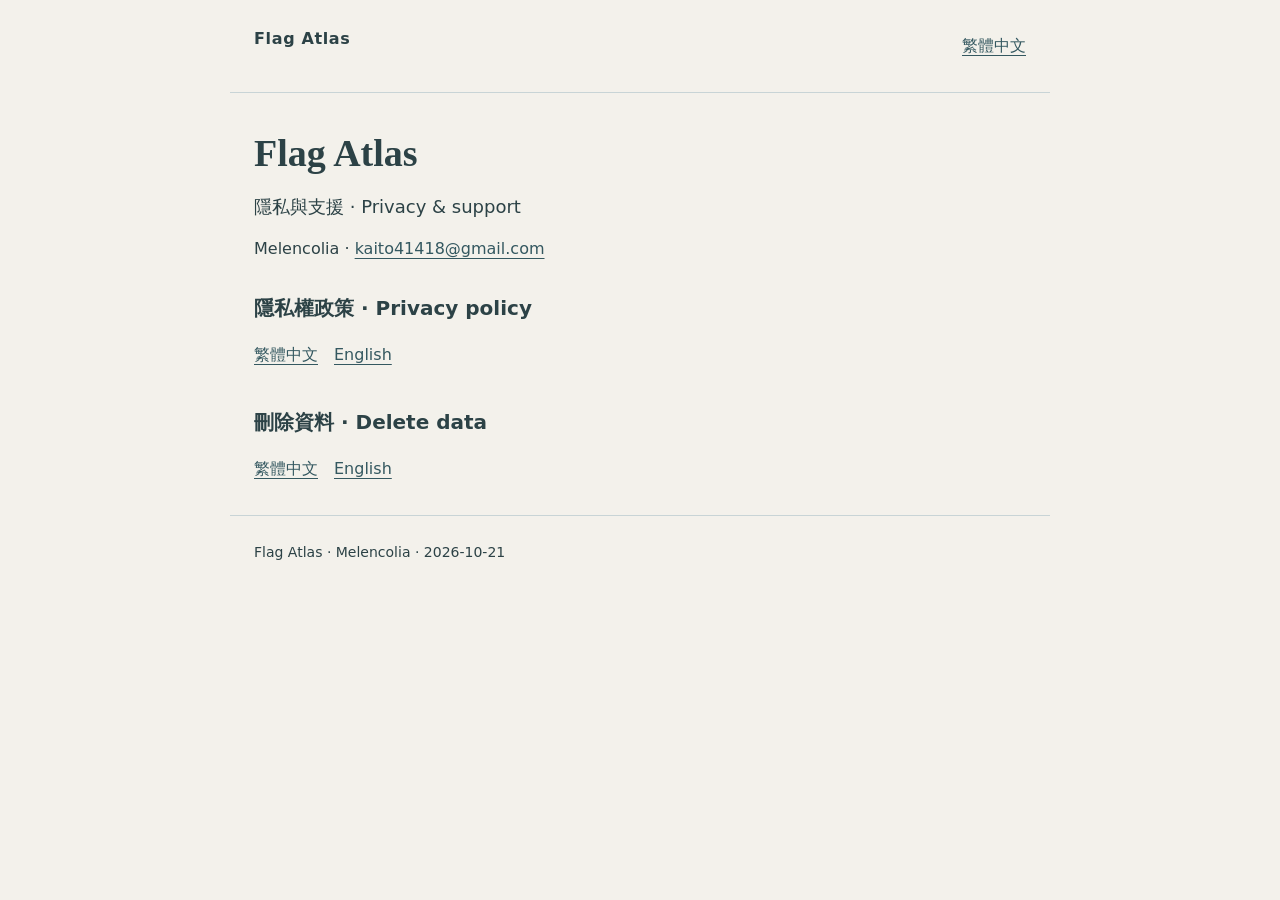
<file: index.html>
<!doctype html>
<html lang="en"><head><meta charset="utf-8">
<meta name="viewport" content="width=device-width,initial-scale=1">
<meta name="referrer" content="no-referrer">
<meta http-equiv="Content-Security-Policy" content="default-src 'none'; style-src 'self'; base-uri 'none'; form-action 'none'; frame-src 'none'">
<meta name="description" content="Flag Atlas account and data deletion requests. Melencolia.">
<title>Flag Atlas</title><link rel="stylesheet" href="site.css"></head>
<body><header><strong>Flag Atlas</strong><nav><a href="privacy/" lang="zh-Hant">繁體中文</a></nav></header>
<main><h1>Flag Atlas</h1><p class="summary">隱私與支援 · Privacy &amp; support</p><p>Melencolia · <a href="mailto:kaito41418@gmail.com">kaito41418@gmail.com</a></p><section><h2>隱私權政策 · Privacy policy</h2><nav><a href="privacy/">繁體中文</a><a href="privacy/en/">English</a></nav></section><section><h2>刪除資料 · Delete data</h2><nav><a href="delete-account/">繁體中文</a><a href="delete-account/en/">English</a></nav></section></main>
<footer>Flag Atlas · Melencolia · 2026-10-21</footer></body></html>
</file>
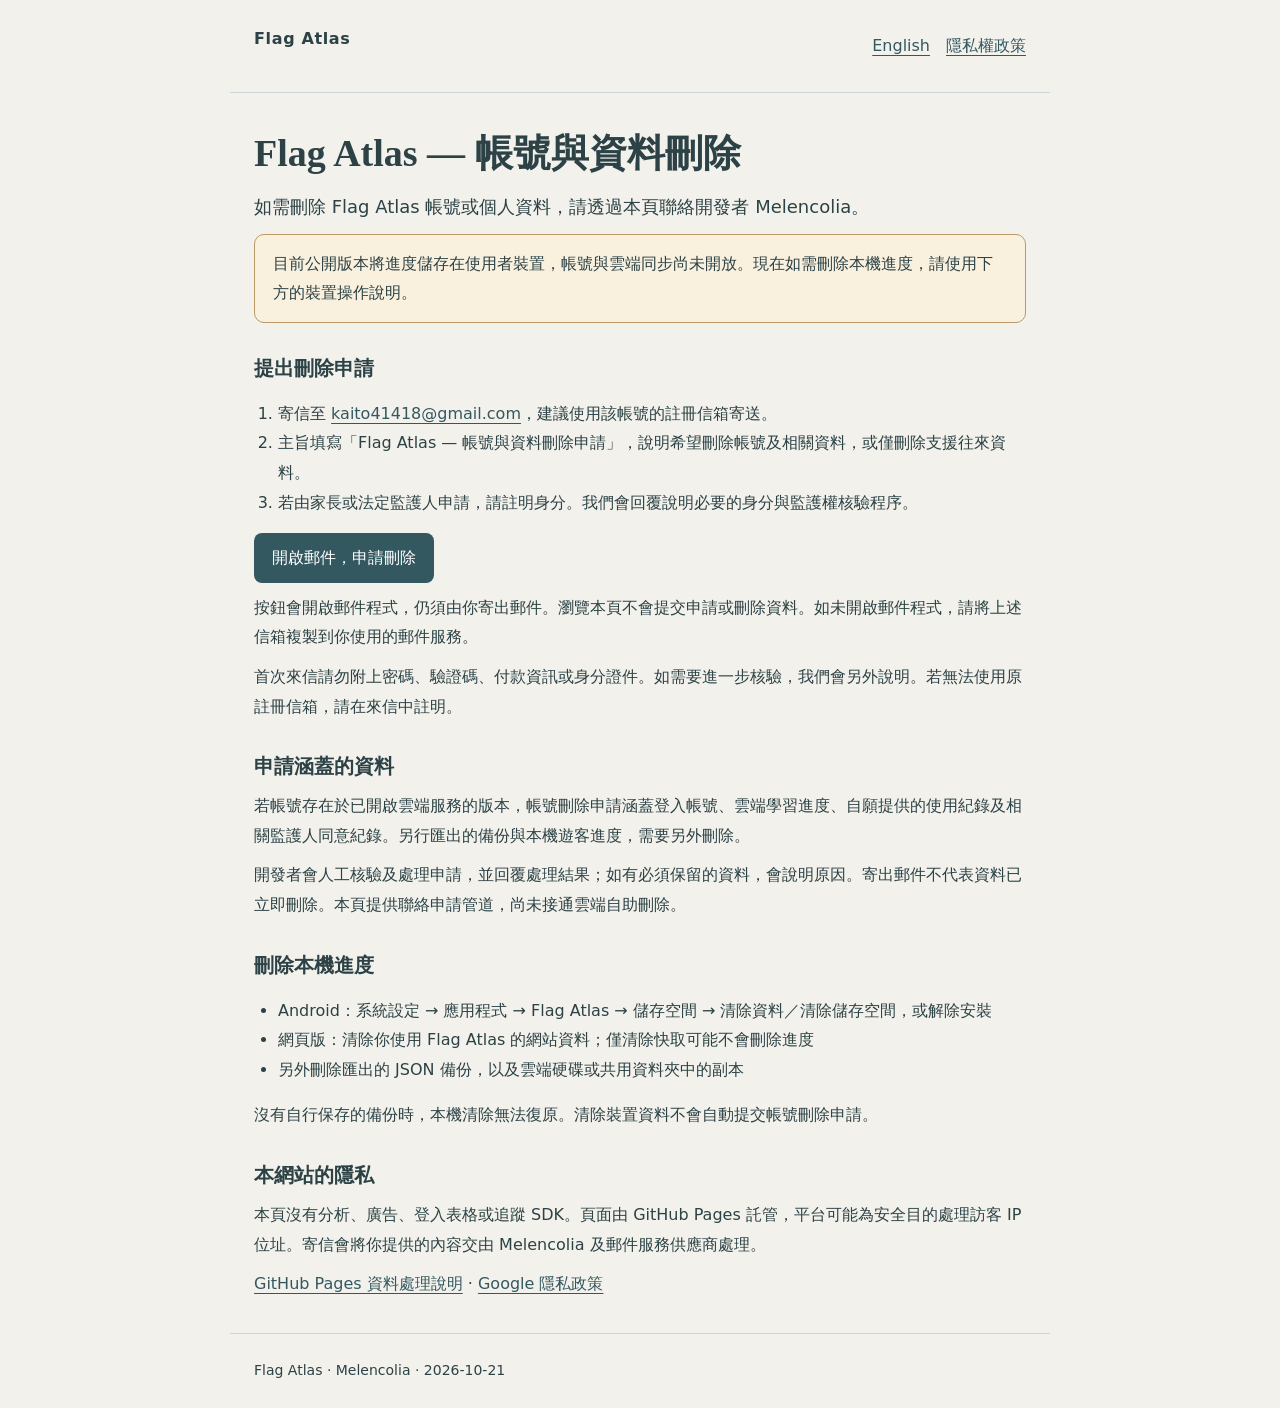
<file: delete-account/index.html>
<!doctype html>
<html lang="zh-Hant"><head><meta charset="utf-8">
<meta name="viewport" content="width=device-width,initial-scale=1">
<meta name="referrer" content="no-referrer">
<meta http-equiv="Content-Security-Policy" content="default-src 'none'; style-src 'self'; base-uri 'none'; form-action 'none'; frame-src 'none'">
<meta name="description" content="Flag Atlas account and data deletion requests. Melencolia.">
<title>Flag Atlas — 帳號與資料刪除</title><link rel="stylesheet" href="../site.css"></head>
<body><header><strong>Flag Atlas</strong><nav><a href="en/index.html" lang="en">English</a><a href="../privacy/">隱私權政策</a></nav></header>
<main><h1>Flag Atlas — 帳號與資料刪除</h1><p class="summary">如需刪除 Flag Atlas 帳號或個人資料，請透過本頁聯絡開發者 Melencolia。</p>
<p class="notice">目前公開版本將進度儲存在使用者裝置，帳號與雲端同步尚未開放。現在如需刪除本機進度，請使用下方的裝置操作說明。</p>
<section><h2>提出刪除申請</h2>
<ol><li>寄信至 <a href="mailto:kaito41418@gmail.com">kaito41418@gmail.com</a>，建議使用該帳號的註冊信箱寄送。</li>
<li>主旨填寫「Flag Atlas — 帳號與資料刪除申請」，說明希望刪除帳號及相關資料，或僅刪除支援往來資料。</li>
<li>若由家長或法定監護人申請，請註明身分。我們會回覆說明必要的身分與監護權核驗程序。</li></ol>
<p><a class="request-button" href="mailto:kaito41418@gmail.com?subject=Flag+Atlas+%E2%80%94+%E5%B8%B3%E8%99%9F%E8%88%87%E8%B3%87%E6%96%99%E5%88%AA%E9%99%A4%E7%94%B3%E8%AB%8B&amp;body=%E8%AB%8B%E5%88%AA%E9%99%A4%E6%88%91%E7%9A%84+Flag+Atlas+%E5%B8%B3%E8%99%9F%E5%8F%8A%E7%9B%B8%E9%97%9C%E8%B3%87%E6%96%99%E3%80%82%0A%E8%A8%BB%E5%86%8A%E4%BF%A1%E7%AE%B1%EF%BC%9A%0A%E6%87%89%E7%94%A8%E7%A8%8B%E5%BC%8F%E7%89%88%E6%9C%AC%EF%BC%88%E9%81%B8%E5%A1%AB%EF%BC%89%EF%BC%9A%0A">開啟郵件，申請刪除</a></p>
<p>按鈕會開啟郵件程式，仍須由你寄出郵件。瀏覽本頁不會提交申請或刪除資料。如未開啟郵件程式，請將上述信箱複製到你使用的郵件服務。</p>
<p>首次來信請勿附上密碼、驗證碼、付款資訊或身分證件。如需要進一步核驗，我們會另外說明。若無法使用原註冊信箱，請在來信中註明。</p></section>
<section><h2>申請涵蓋的資料</h2>
<p>若帳號存在於已開啟雲端服務的版本，帳號刪除申請涵蓋登入帳號、雲端學習進度、自願提供的使用紀錄及相關監護人同意紀錄。另行匯出的備份與本機遊客進度，需要另外刪除。</p>
<p>開發者會人工核驗及處理申請，並回覆處理結果；如有必須保留的資料，會說明原因。寄出郵件不代表資料已立即刪除。本頁提供聯絡申請管道，尚未接通雲端自助刪除。</p></section>
<section><h2>刪除本機進度</h2>
<ul><li>Android：系統設定 → 應用程式 → Flag Atlas → 儲存空間 → 清除資料／清除儲存空間，或解除安裝</li>
<li>網頁版：清除你使用 Flag Atlas 的網站資料；僅清除快取可能不會刪除進度</li>
<li>另外刪除匯出的 JSON 備份，以及雲端硬碟或共用資料夾中的副本</li></ul>
<p>沒有自行保存的備份時，本機清除無法復原。清除裝置資料不會自動提交帳號刪除申請。</p></section>
<section><h2>本網站的隱私</h2><p>本頁沒有分析、廣告、登入表格或追蹤 SDK。頁面由 GitHub Pages 託管，平台可能為安全目的處理訪客 IP 位址。寄信會將你提供的內容交由 Melencolia 及郵件服務供應商處理。</p>
<p><a href="https://docs.github.com/en/pages/getting-started-with-github-pages/what-is-github-pages#data-collection" rel="noreferrer">GitHub Pages 資料處理說明</a> · <a href="https://policies.google.com/privacy" rel="noreferrer">Google 隱私政策</a></p></section></main>
<footer>Flag Atlas · Melencolia · 2026-10-21</footer></body></html>
</file>
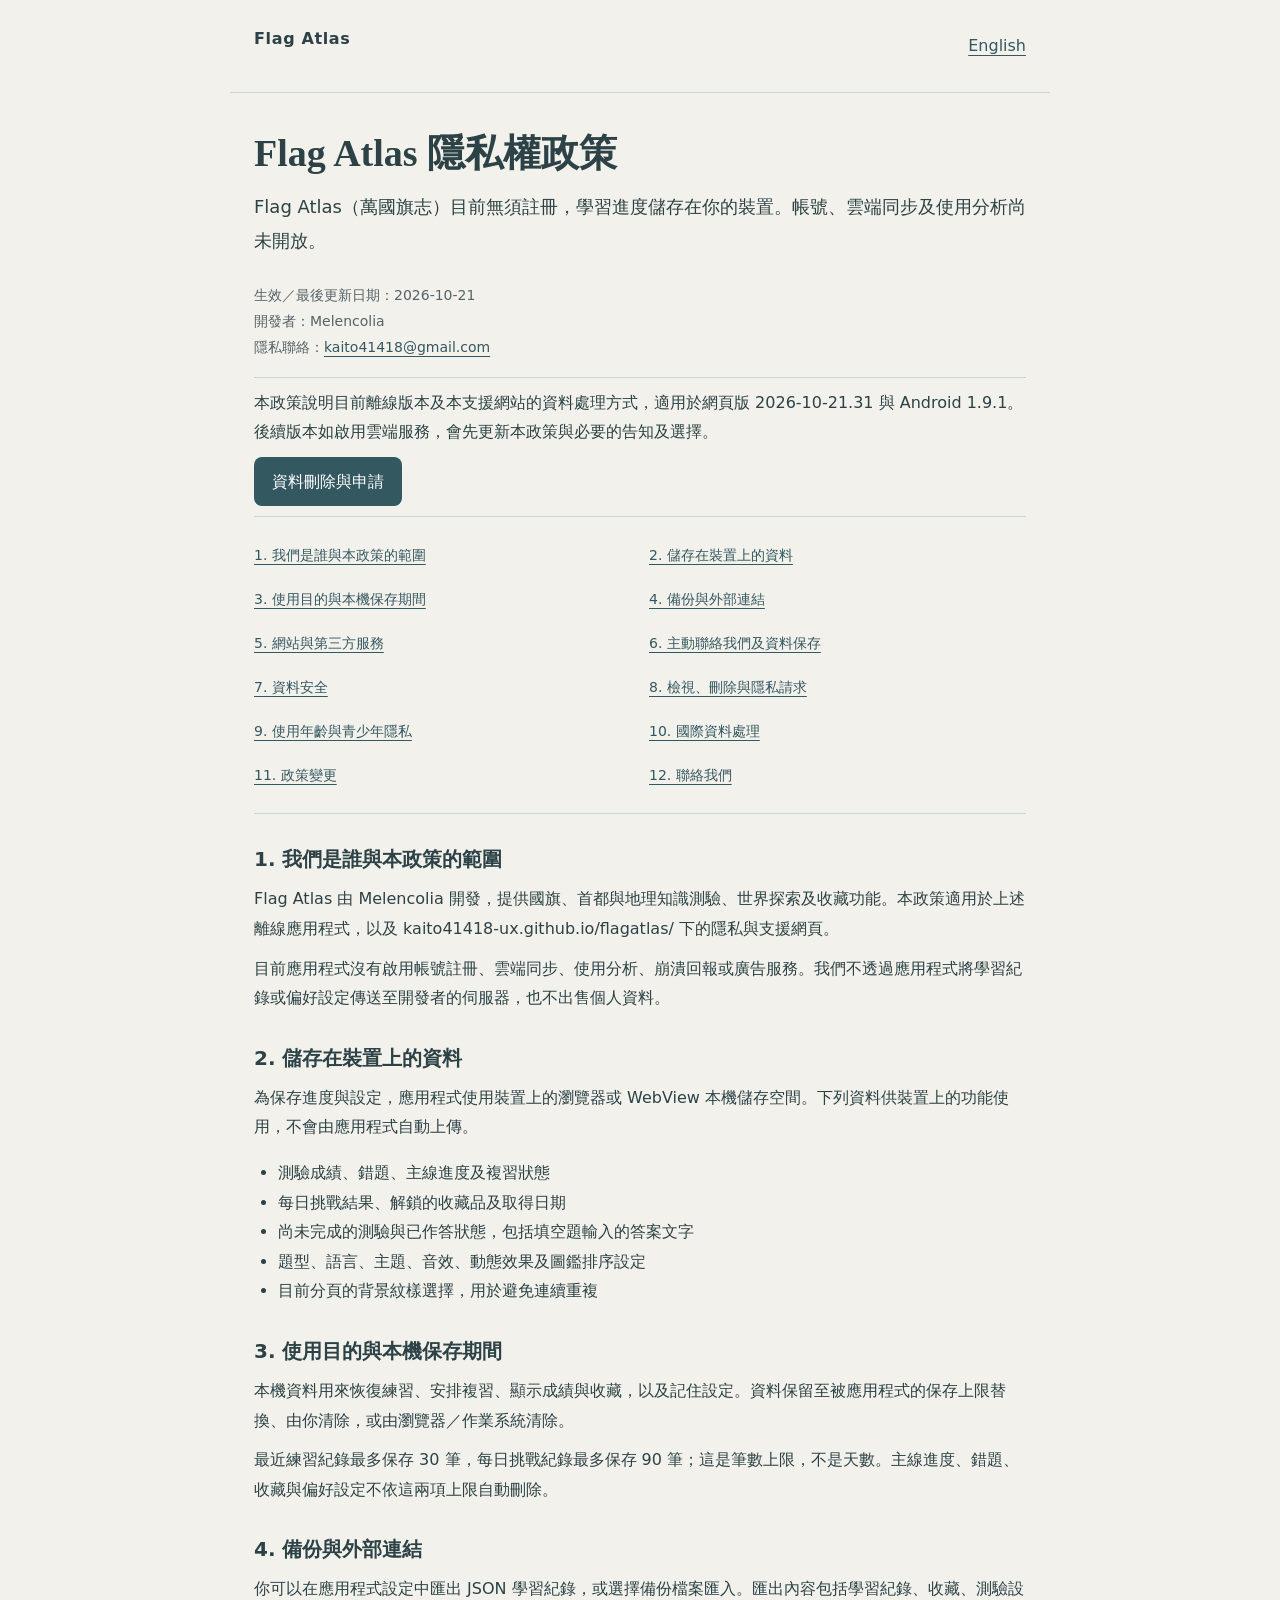
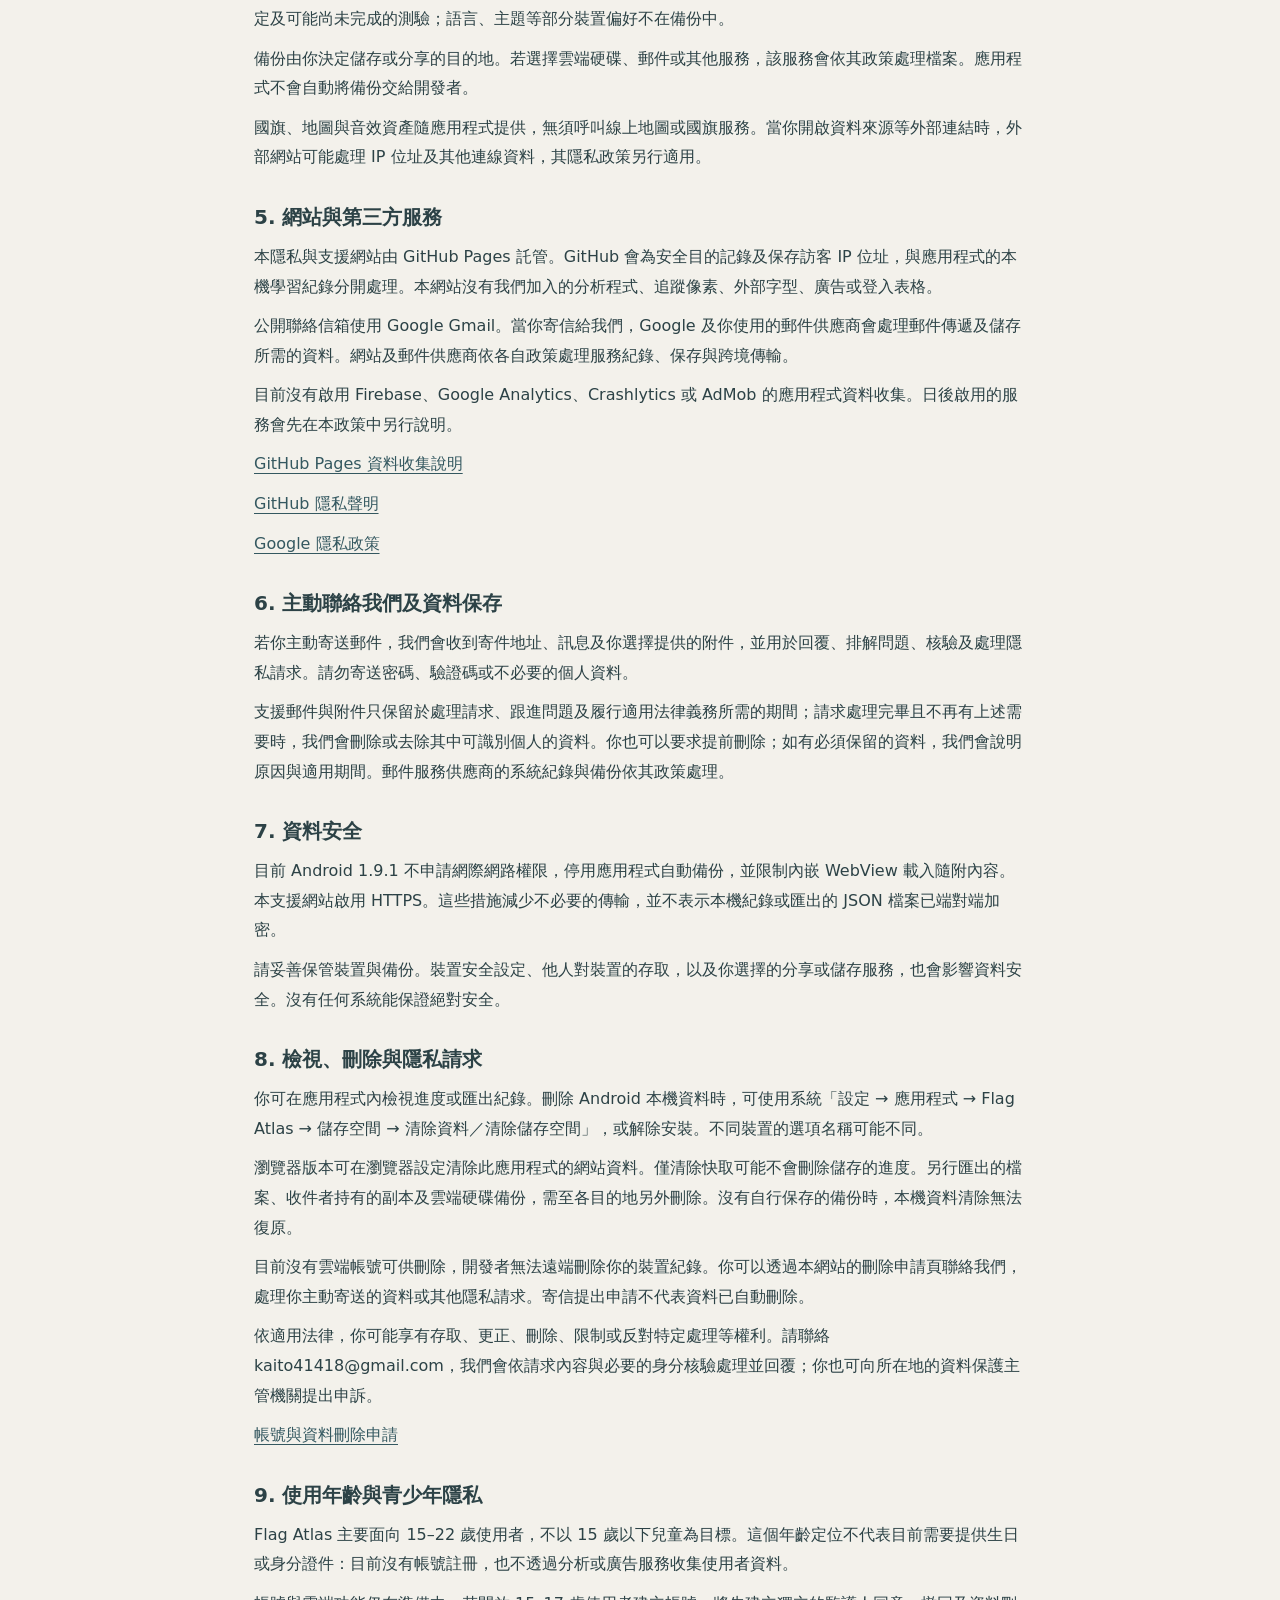
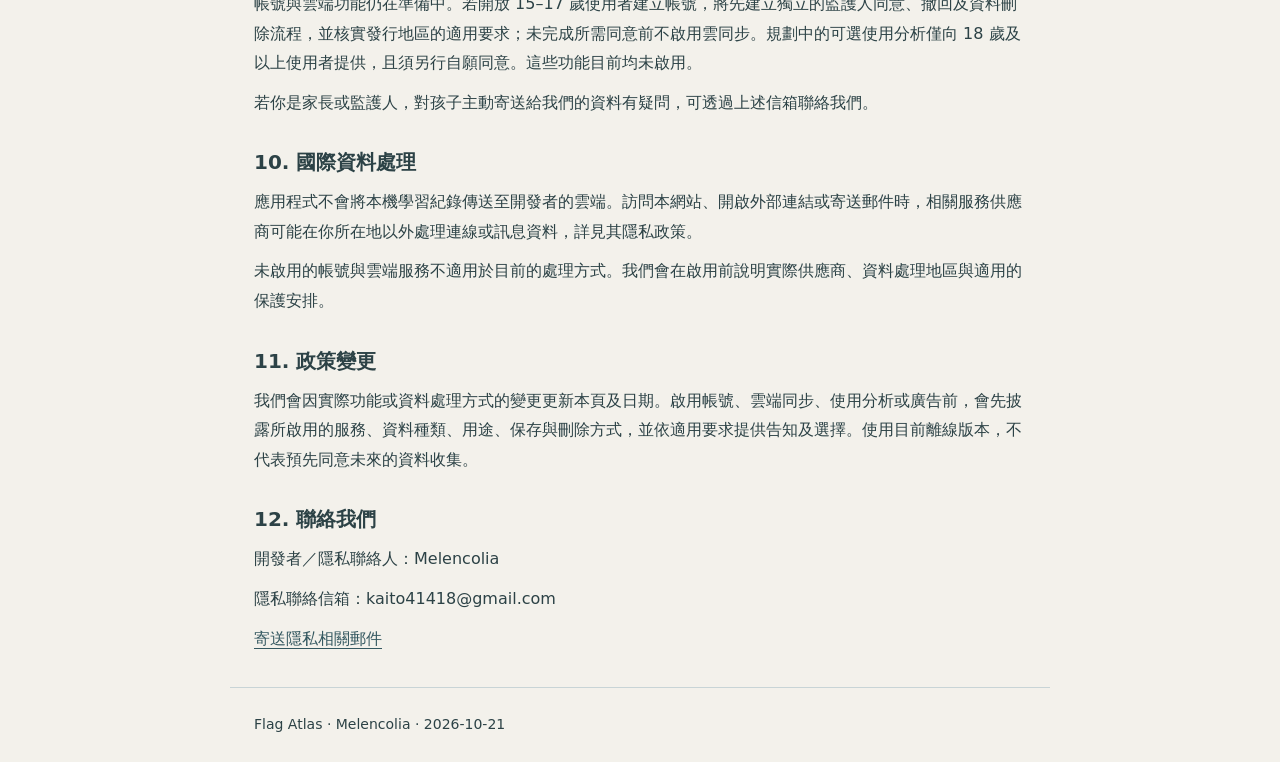
<file: privacy/index.html>
<!doctype html>
<html lang="zh-Hant"><head><meta charset="utf-8">
<meta name="viewport" content="width=device-width,initial-scale=1">
<meta name="referrer" content="no-referrer">
<meta http-equiv="Content-Security-Policy" content="default-src 'none'; style-src 'self'; base-uri 'none'; form-action 'none'; frame-src 'none'">
<meta name="description" content="Flag Atlas privacy policy. Local progress, website data and privacy requests. Melencolia.">
<title>Flag Atlas 隱私權政策</title><link rel="stylesheet" href="../site.css"></head>
<body><header><strong>Flag Atlas</strong><nav><a href="en/" lang="en">English</a></nav></header>
<main><h1>Flag Atlas 隱私權政策</h1><p class="summary">Flag Atlas（萬國旗志）目前無須註冊，學習進度儲存在你的裝置。帳號、雲端同步及使用分析尚未開放。</p><div class="meta">生效／最後更新日期：2026-10-21<br>開發者：Melencolia<br>隱私聯絡：<a href="mailto:kaito41418@gmail.com">kaito41418@gmail.com</a></div><p>本政策說明目前離線版本及本支援網站的資料處理方式，適用於網頁版 2026-10-21.31 與 Android 1.9.1。後續版本如啟用雲端服務，會先更新本政策與必要的告知及選擇。</p><p><a class="request-button" href="../delete-account/">資料刪除與申請</a></p><nav class="contents" aria-label="政策目錄"><a href="#scope">1. 我們是誰與本政策的範圍</a><a href="#local">2. 儲存在裝置上的資料</a><a href="#purpose">3. 使用目的與本機保存期間</a><a href="#backup">4. 備份與外部連結</a><a href="#website">5. 網站與第三方服務</a><a href="#contact-data">6. 主動聯絡我們及資料保存</a><a href="#security">7. 資料安全</a><a href="#deletion">8. 檢視、刪除與隱私請求</a><a href="#children">9. 使用年齡與青少年隱私</a><a href="#transfers">10. 國際資料處理</a><a href="#changes">11. 政策變更</a><a href="#contact">12. 聯絡我們</a></nav><section id="scope"><h2>1. 我們是誰與本政策的範圍</h2><p>Flag Atlas 由 Melencolia 開發，提供國旗、首都與地理知識測驗、世界探索及收藏功能。本政策適用於上述離線應用程式，以及 kaito41418-ux.github.io/flagatlas/ 下的隱私與支援網頁。</p><p>目前應用程式沒有啟用帳號註冊、雲端同步、使用分析、崩潰回報或廣告服務。我們不透過應用程式將學習紀錄或偏好設定傳送至開發者的伺服器，也不出售個人資料。</p></section><section id="local"><h2>2. 儲存在裝置上的資料</h2><p>為保存進度與設定，應用程式使用裝置上的瀏覽器或 WebView 本機儲存空間。下列資料供裝置上的功能使用，不會由應用程式自動上傳。</p><ul><li>測驗成績、錯題、主線進度及複習狀態</li><li>每日挑戰結果、解鎖的收藏品及取得日期</li><li>尚未完成的測驗與已作答狀態，包括填空題輸入的答案文字</li><li>題型、語言、主題、音效、動態效果及圖鑑排序設定</li><li>目前分頁的背景紋樣選擇，用於避免連續重複</li></ul></section><section id="purpose"><h2>3. 使用目的與本機保存期間</h2><p>本機資料用來恢復練習、安排複習、顯示成績與收藏，以及記住設定。資料保留至被應用程式的保存上限替換、由你清除，或由瀏覽器／作業系統清除。</p><p>最近練習紀錄最多保存 30 筆，每日挑戰紀錄最多保存 90 筆；這是筆數上限，不是天數。主線進度、錯題、收藏與偏好設定不依這兩項上限自動刪除。</p></section><section id="backup"><h2>4. 備份與外部連結</h2><p>你可以在應用程式設定中匯出 JSON 學習紀錄，或選擇備份檔案匯入。匯出內容包括學習紀錄、收藏、測驗設定及可能尚未完成的測驗；語言、主題等部分裝置偏好不在備份中。</p><p>備份由你決定儲存或分享的目的地。若選擇雲端硬碟、郵件或其他服務，該服務會依其政策處理檔案。應用程式不會自動將備份交給開發者。</p><p>國旗、地圖與音效資產隨應用程式提供，無須呼叫線上地圖或國旗服務。當你開啟資料來源等外部連結時，外部網站可能處理 IP 位址及其他連線資料，其隱私政策另行適用。</p></section><section id="website"><h2>5. 網站與第三方服務</h2><p>本隱私與支援網站由 GitHub Pages 託管。GitHub 會為安全目的記錄及保存訪客 IP 位址，與應用程式的本機學習紀錄分開處理。本網站沒有我們加入的分析程式、追蹤像素、外部字型、廣告或登入表格。</p><p>公開聯絡信箱使用 Google Gmail。當你寄信給我們，Google 及你使用的郵件供應商會處理郵件傳遞及儲存所需的資料。網站及郵件供應商依各自政策處理服務紀錄、保存與跨境傳輸。</p><p>目前沒有啟用 Firebase、Google Analytics、Crashlytics 或 AdMob 的應用程式資料收集。日後啟用的服務會先在本政策中另行說明。</p><p><a rel="noreferrer" href="https://docs.github.com/en/pages/getting-started-with-github-pages/what-is-github-pages#data-collection">GitHub Pages 資料收集說明</a></p><p><a rel="noreferrer" href="https://docs.github.com/en/site-policy/privacy-policies/github-general-privacy-statement">GitHub 隱私聲明</a></p><p><a rel="noreferrer" href="https://policies.google.com/privacy">Google 隱私政策</a></p></section><section id="contact-data"><h2>6. 主動聯絡我們及資料保存</h2><p>若你主動寄送郵件，我們會收到寄件地址、訊息及你選擇提供的附件，並用於回覆、排解問題、核驗及處理隱私請求。請勿寄送密碼、驗證碼或不必要的個人資料。</p><p>支援郵件與附件只保留於處理請求、跟進問題及履行適用法律義務所需的期間；請求處理完畢且不再有上述需要時，我們會刪除或去除其中可識別個人的資料。你也可以要求提前刪除；如有必須保留的資料，我們會說明原因與適用期間。郵件服務供應商的系統紀錄與備份依其政策處理。</p></section><section id="security"><h2>7. 資料安全</h2><p>目前 Android 1.9.1 不申請網際網路權限，停用應用程式自動備份，並限制內嵌 WebView 載入隨附內容。本支援網站啟用 HTTPS。這些措施減少不必要的傳輸，並不表示本機紀錄或匯出的 JSON 檔案已端對端加密。</p><p>請妥善保管裝置與備份。裝置安全設定、他人對裝置的存取，以及你選擇的分享或儲存服務，也會影響資料安全。沒有任何系統能保證絕對安全。</p></section><section id="deletion"><h2>8. 檢視、刪除與隱私請求</h2><p>你可在應用程式內檢視進度或匯出紀錄。刪除 Android 本機資料時，可使用系統「設定 → 應用程式 → Flag Atlas → 儲存空間 → 清除資料／清除儲存空間」，或解除安裝。不同裝置的選項名稱可能不同。</p><p>瀏覽器版本可在瀏覽器設定清除此應用程式的網站資料。僅清除快取可能不會刪除儲存的進度。另行匯出的檔案、收件者持有的副本及雲端硬碟備份，需至各目的地另外刪除。沒有自行保存的備份時，本機資料清除無法復原。</p><p>目前沒有雲端帳號可供刪除，開發者無法遠端刪除你的裝置紀錄。你可以透過本網站的刪除申請頁聯絡我們，處理你主動寄送的資料或其他隱私請求。寄信提出申請不代表資料已自動刪除。</p><p>依適用法律，你可能享有存取、更正、刪除、限制或反對特定處理等權利。請聯絡 kaito41418@gmail.com，我們會依請求內容與必要的身分核驗處理並回覆；你也可向所在地的資料保護主管機關提出申訴。</p><p><a rel="noreferrer" href="../delete-account/">帳號與資料刪除申請</a></p></section><section id="children"><h2>9. 使用年齡與青少年隱私</h2><p>Flag Atlas 主要面向 15–22 歲使用者，不以 15 歲以下兒童為目標。這個年齡定位不代表目前需要提供生日或身分證件：目前沒有帳號註冊，也不透過分析或廣告服務收集使用者資料。</p><p>帳號與雲端功能仍在準備中。若開放 15–17 歲使用者建立帳號，將先建立獨立的監護人同意、撤回及資料刪除流程，並核實發行地區的適用要求；未完成所需同意前不啟用雲同步。規劃中的可選使用分析僅向 18 歲及以上使用者提供，且須另行自願同意。這些功能目前均未啟用。</p><p>若你是家長或監護人，對孩子主動寄送給我們的資料有疑問，可透過上述信箱聯絡我們。</p></section><section id="transfers"><h2>10. 國際資料處理</h2><p>應用程式不會將本機學習紀錄傳送至開發者的雲端。訪問本網站、開啟外部連結或寄送郵件時，相關服務供應商可能在你所在地以外處理連線或訊息資料，詳見其隱私政策。</p><p>未啟用的帳號與雲端服務不適用於目前的處理方式。我們會在啟用前說明實際供應商、資料處理地區與適用的保護安排。</p></section><section id="changes"><h2>11. 政策變更</h2><p>我們會因實際功能或資料處理方式的變更更新本頁及日期。啟用帳號、雲端同步、使用分析或廣告前，會先披露所啟用的服務、資料種類、用途、保存與刪除方式，並依適用要求提供告知及選擇。使用目前離線版本，不代表預先同意未來的資料收集。</p></section><section id="contact"><h2>12. 聯絡我們</h2><p>開發者／隱私聯絡人：Melencolia</p><p>隱私聯絡信箱：kaito41418@gmail.com</p><p><a rel="noreferrer" href="mailto:kaito41418@gmail.com">寄送隱私相關郵件</a></p></section></main>
<footer>Flag Atlas · Melencolia · 2026-10-21</footer></body></html>
</file>
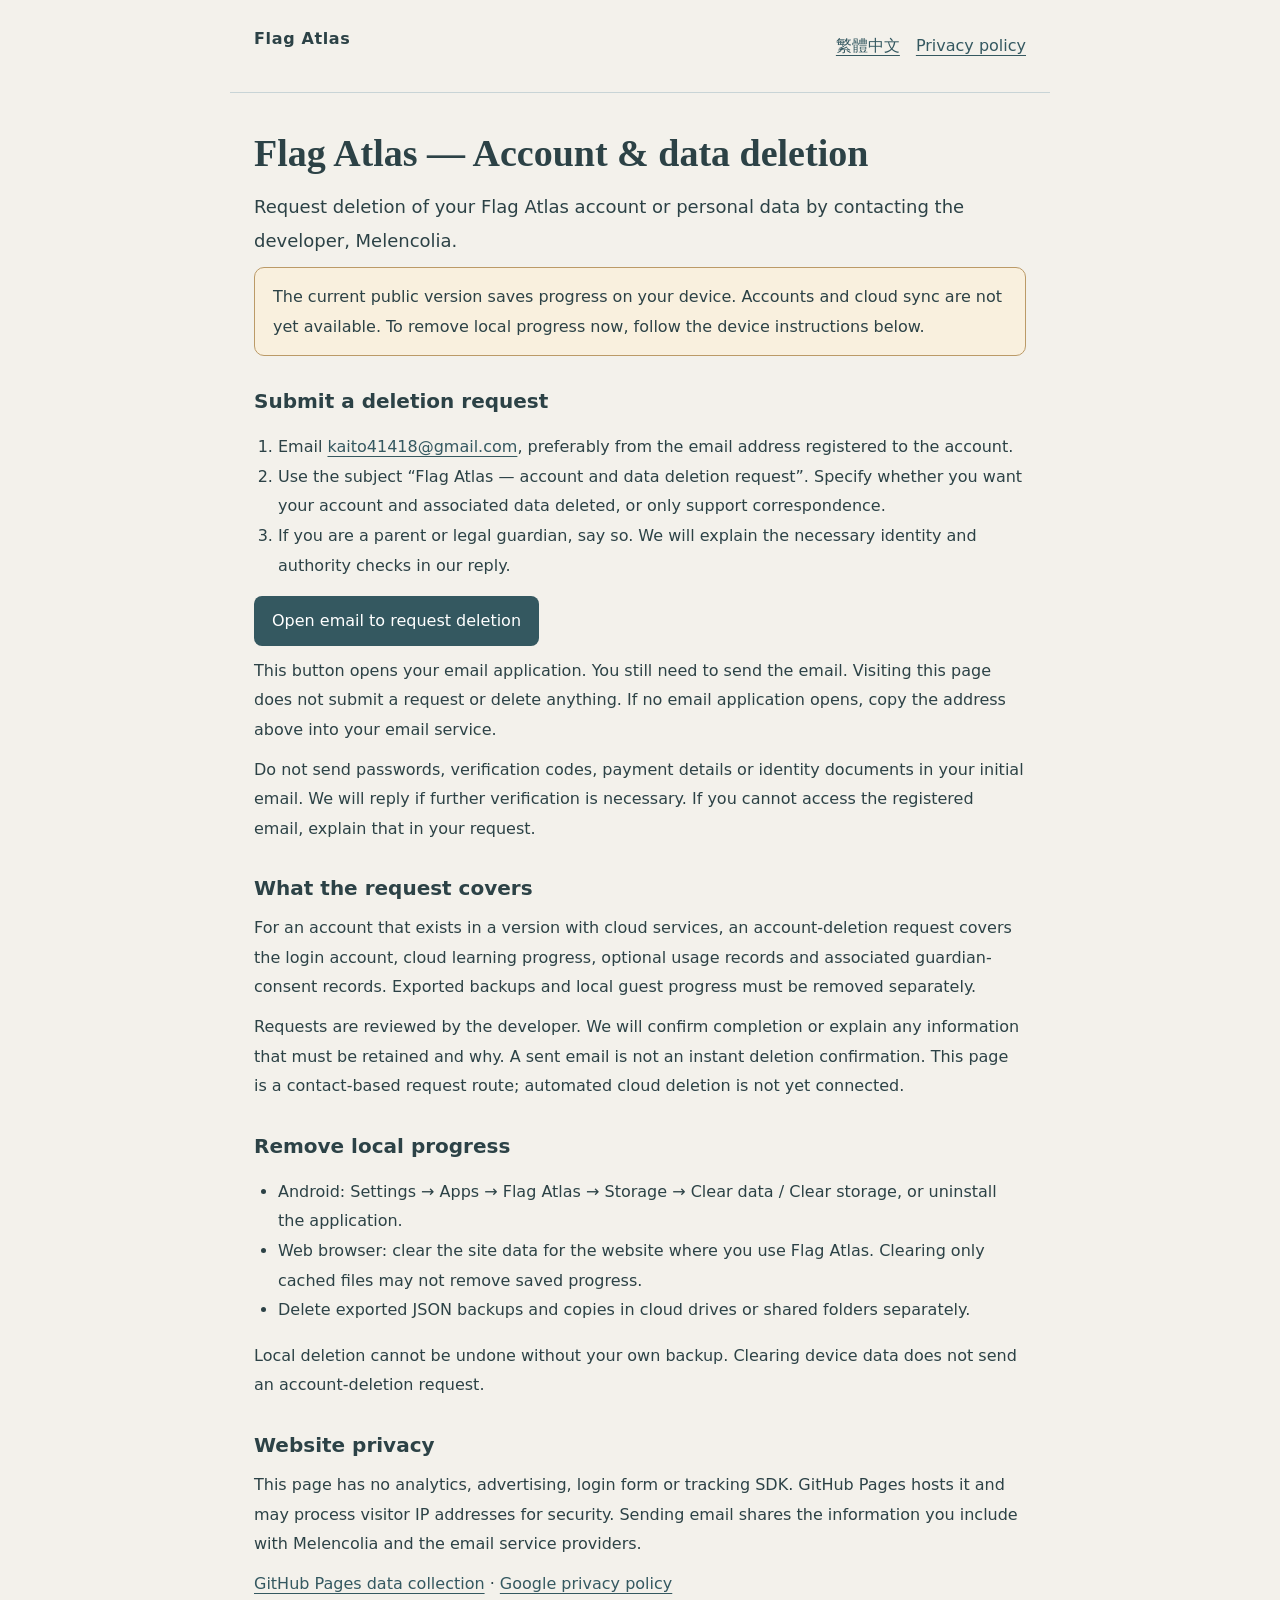
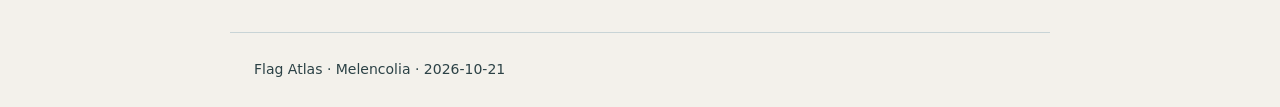
<file: delete-account/en/index.html>
<!doctype html>
<html lang="en"><head><meta charset="utf-8">
<meta name="viewport" content="width=device-width,initial-scale=1">
<meta name="referrer" content="no-referrer">
<meta http-equiv="Content-Security-Policy" content="default-src 'none'; style-src 'self'; base-uri 'none'; form-action 'none'; frame-src 'none'">
<meta name="description" content="Flag Atlas account and data deletion requests. Melencolia.">
<title>Flag Atlas — Account &amp; data deletion</title><link rel="stylesheet" href="../../site.css"></head>
<body><header><strong>Flag Atlas</strong><nav><a href="../index.html" lang="zh-Hant">繁體中文</a><a href="../../privacy/en/">Privacy policy</a></nav></header>
<main><h1>Flag Atlas — Account &amp; data deletion</h1><p class="summary">Request deletion of your Flag Atlas account or personal data by contacting the developer, Melencolia.</p>
<p class="notice">The current public version saves progress on your device. Accounts and cloud sync are not yet available. To remove local progress now, follow the device instructions below.</p>
<section><h2>Submit a deletion request</h2>
<ol><li>Email <a href="mailto:kaito41418@gmail.com">kaito41418@gmail.com</a>, preferably from the email address registered to the account.</li>
<li>Use the subject “Flag Atlas — account and data deletion request”. Specify whether you want your account and associated data deleted, or only support correspondence.</li>
<li>If you are a parent or legal guardian, say so. We will explain the necessary identity and authority checks in our reply.</li></ol>
<p><a class="request-button" href="mailto:kaito41418@gmail.com?subject=Flag+Atlas+%E2%80%94+account+and+data+deletion+request&amp;body=Please+delete+my+Flag+Atlas+account+and+associated+data.%0ARegistered+email%3A+%0AApp+version+%28optional%29%3A+%0A">Open email to request deletion</a></p>
<p>This button opens your email application. You still need to send the email. Visiting this page does not submit a request or delete anything. If no email application opens, copy the address above into your email service.</p>
<p>Do not send passwords, verification codes, payment details or identity documents in your initial email. We will reply if further verification is necessary. If you cannot access the registered email, explain that in your request.</p></section>
<section><h2>What the request covers</h2>
<p>For an account that exists in a version with cloud services, an account-deletion request covers the login account, cloud learning progress, optional usage records and associated guardian-consent records. Exported backups and local guest progress must be removed separately.</p>
<p>Requests are reviewed by the developer. We will confirm completion or explain any information that must be retained and why. A sent email is not an instant deletion confirmation. This page is a contact-based request route; automated cloud deletion is not yet connected.</p></section>
<section><h2>Remove local progress</h2>
<ul><li>Android: Settings → Apps → Flag Atlas → Storage → Clear data / Clear storage, or uninstall the application.</li>
<li>Web browser: clear the site data for the website where you use Flag Atlas. Clearing only cached files may not remove saved progress.</li>
<li>Delete exported JSON backups and copies in cloud drives or shared folders separately.</li></ul>
<p>Local deletion cannot be undone without your own backup. Clearing device data does not send an account-deletion request.</p></section>
<section><h2>Website privacy</h2><p>This page has no analytics, advertising, login form or tracking SDK. GitHub Pages hosts it and may process visitor IP addresses for security. Sending email shares the information you include with Melencolia and the email service providers.</p>
<p><a href="https://docs.github.com/en/pages/getting-started-with-github-pages/what-is-github-pages#data-collection" rel="noreferrer">GitHub Pages data collection</a> · <a href="https://policies.google.com/privacy" rel="noreferrer">Google privacy policy</a></p></section></main>
<footer>Flag Atlas · Melencolia · 2026-10-21</footer></body></html>
</file>
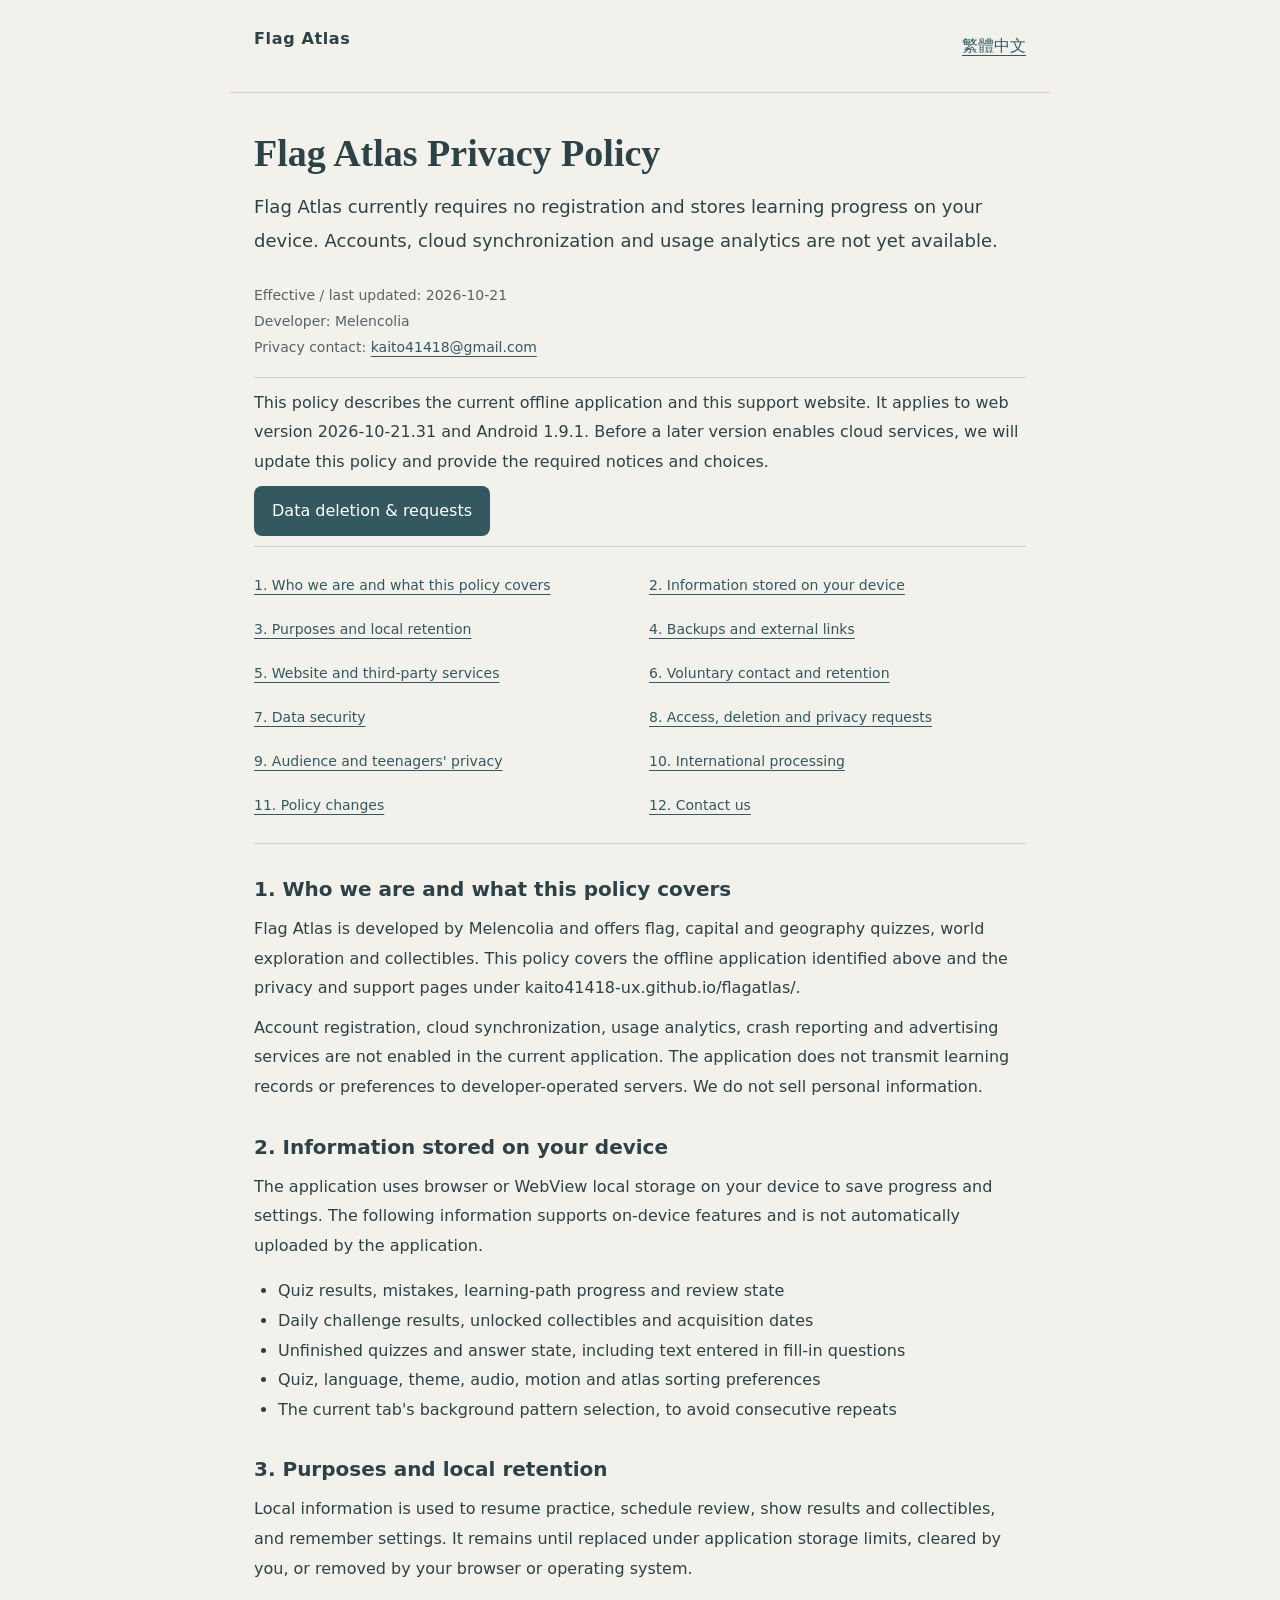
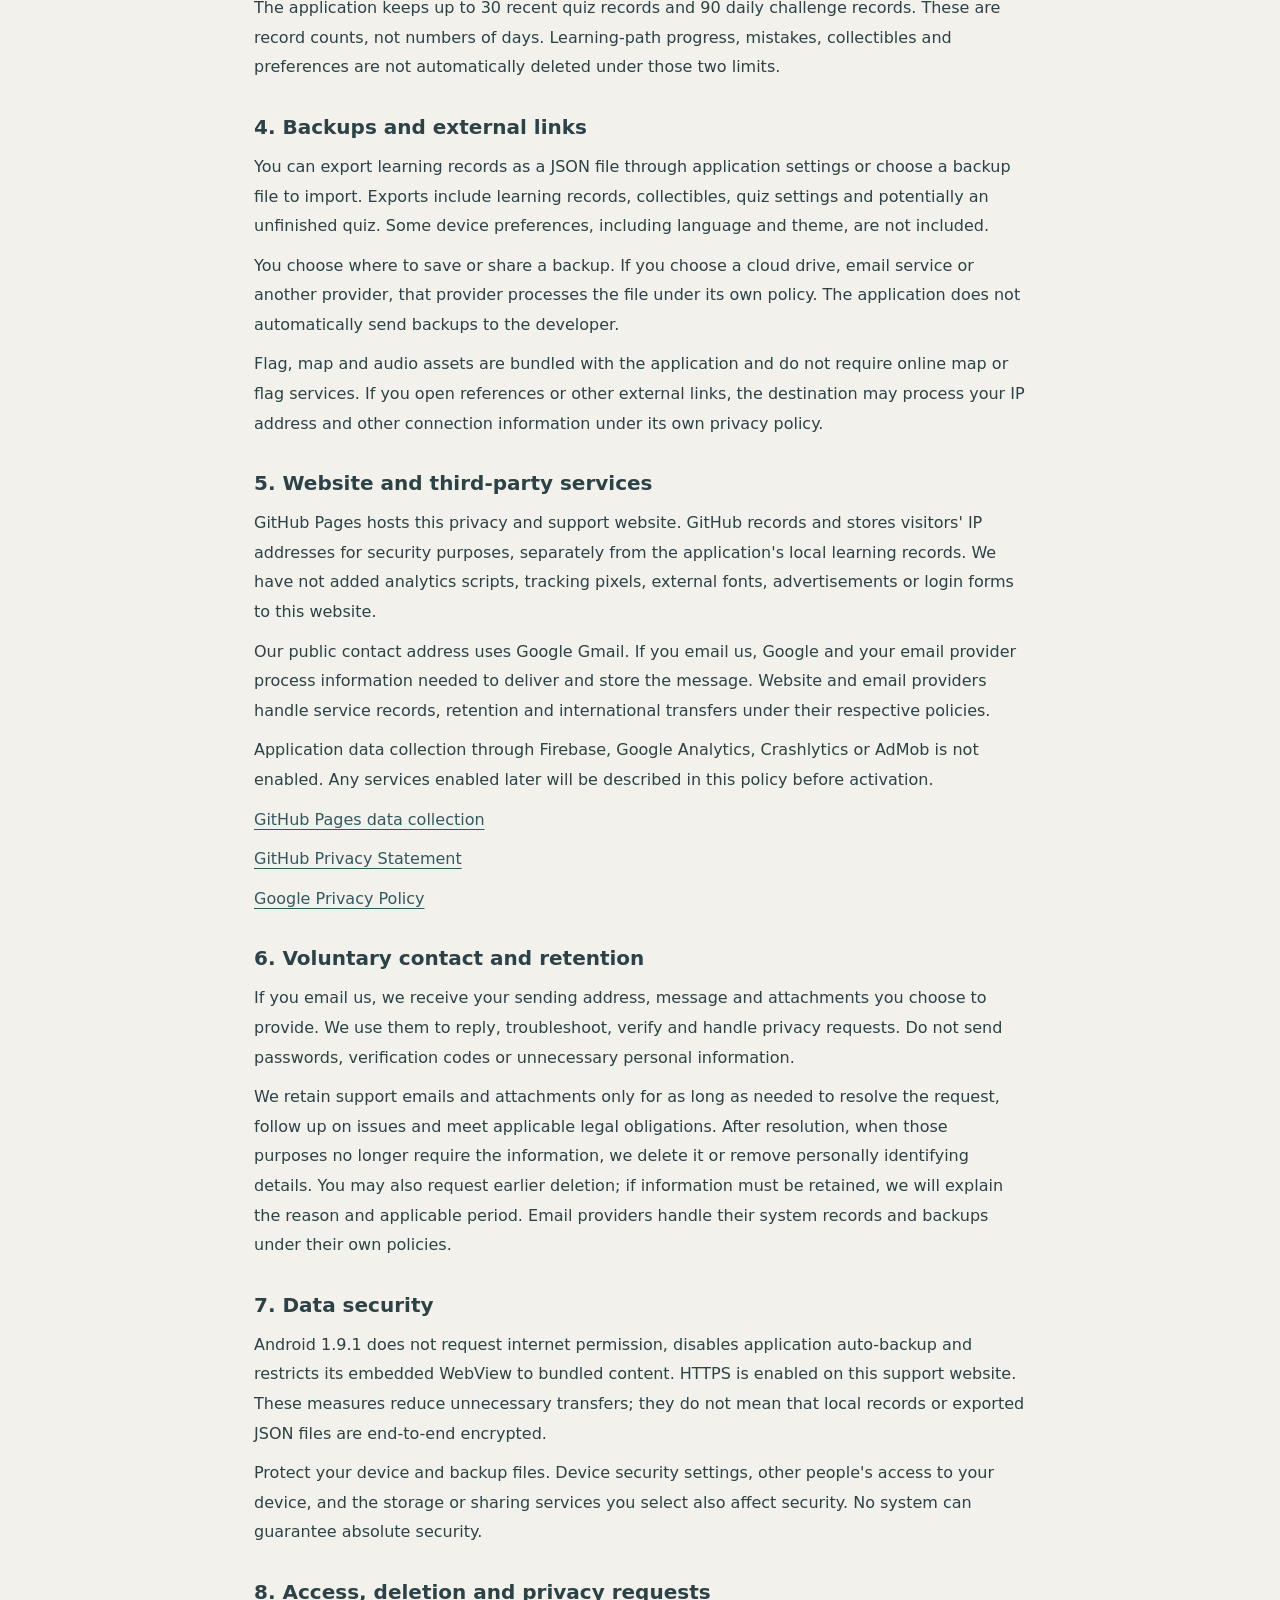
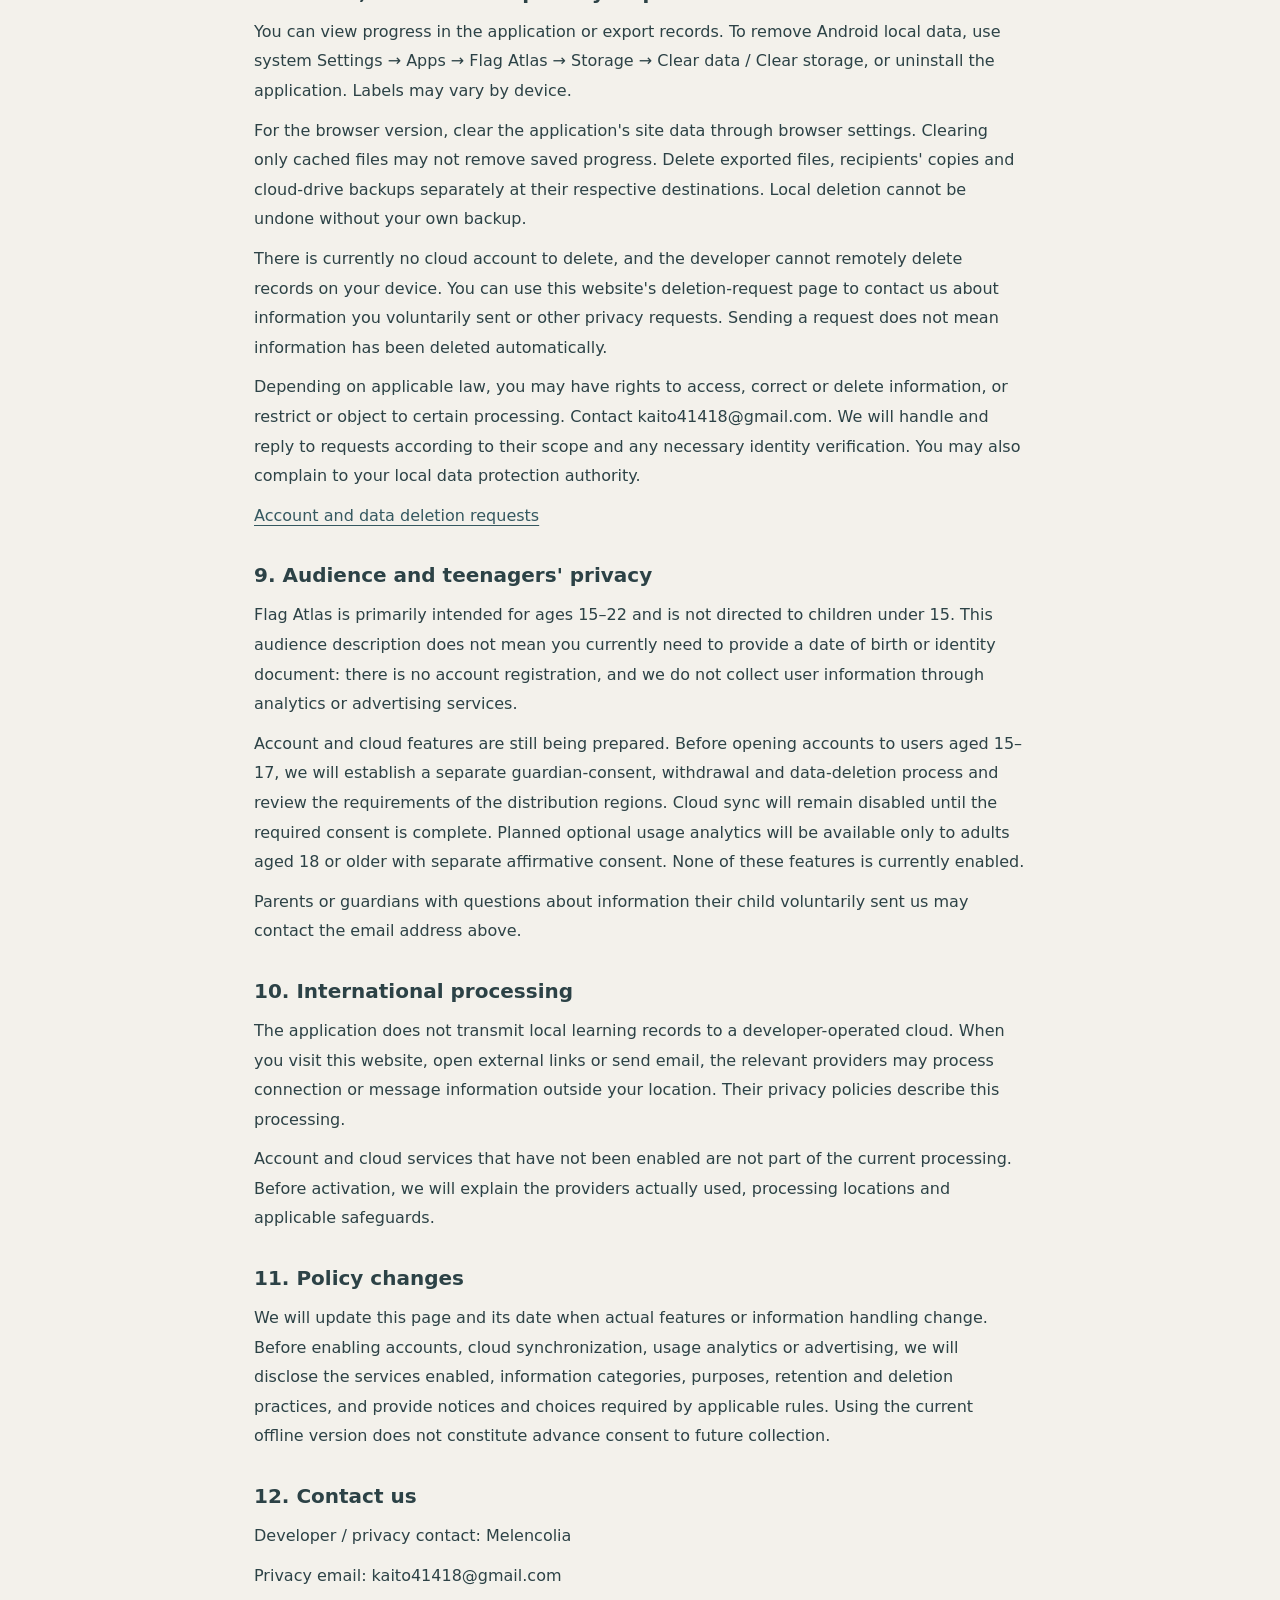
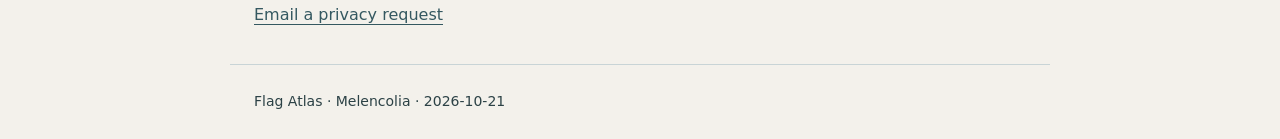
<file: privacy/en/index.html>
<!doctype html>
<html lang="en"><head><meta charset="utf-8">
<meta name="viewport" content="width=device-width,initial-scale=1">
<meta name="referrer" content="no-referrer">
<meta http-equiv="Content-Security-Policy" content="default-src 'none'; style-src 'self'; base-uri 'none'; form-action 'none'; frame-src 'none'">
<meta name="description" content="Flag Atlas privacy policy. Local progress, website data and privacy requests. Melencolia.">
<title>Flag Atlas Privacy Policy</title><link rel="stylesheet" href="../../site.css"></head>
<body><header><strong>Flag Atlas</strong><nav><a href="../" lang="zh-Hant">繁體中文</a></nav></header>
<main><h1>Flag Atlas Privacy Policy</h1><p class="summary">Flag Atlas currently requires no registration and stores learning progress on your device. Accounts, cloud synchronization and usage analytics are not yet available.</p><div class="meta">Effective / last updated: 2026-10-21<br>Developer: Melencolia<br>Privacy contact: <a href="mailto:kaito41418@gmail.com">kaito41418@gmail.com</a></div><p>This policy describes the current offline application and this support website. It applies to web version 2026-10-21.31 and Android 1.9.1. Before a later version enables cloud services, we will update this policy and provide the required notices and choices.</p><p><a class="request-button" href="../../delete-account/en/">Data deletion & requests</a></p><nav class="contents" aria-label="Policy contents"><a href="#scope">1. Who we are and what this policy covers</a><a href="#local">2. Information stored on your device</a><a href="#purpose">3. Purposes and local retention</a><a href="#backup">4. Backups and external links</a><a href="#website">5. Website and third-party services</a><a href="#contact-data">6. Voluntary contact and retention</a><a href="#security">7. Data security</a><a href="#deletion">8. Access, deletion and privacy requests</a><a href="#children">9. Audience and teenagers&#x27; privacy</a><a href="#transfers">10. International processing</a><a href="#changes">11. Policy changes</a><a href="#contact">12. Contact us</a></nav><section id="scope"><h2>1. Who we are and what this policy covers</h2><p>Flag Atlas is developed by Melencolia and offers flag, capital and geography quizzes, world exploration and collectibles. This policy covers the offline application identified above and the privacy and support pages under kaito41418-ux.github.io/flagatlas/.</p><p>Account registration, cloud synchronization, usage analytics, crash reporting and advertising services are not enabled in the current application. The application does not transmit learning records or preferences to developer-operated servers. We do not sell personal information.</p></section><section id="local"><h2>2. Information stored on your device</h2><p>The application uses browser or WebView local storage on your device to save progress and settings. The following information supports on-device features and is not automatically uploaded by the application.</p><ul><li>Quiz results, mistakes, learning-path progress and review state</li><li>Daily challenge results, unlocked collectibles and acquisition dates</li><li>Unfinished quizzes and answer state, including text entered in fill-in questions</li><li>Quiz, language, theme, audio, motion and atlas sorting preferences</li><li>The current tab&#x27;s background pattern selection, to avoid consecutive repeats</li></ul></section><section id="purpose"><h2>3. Purposes and local retention</h2><p>Local information is used to resume practice, schedule review, show results and collectibles, and remember settings. It remains until replaced under application storage limits, cleared by you, or removed by your browser or operating system.</p><p>The application keeps up to 30 recent quiz records and 90 daily challenge records. These are record counts, not numbers of days. Learning-path progress, mistakes, collectibles and preferences are not automatically deleted under those two limits.</p></section><section id="backup"><h2>4. Backups and external links</h2><p>You can export learning records as a JSON file through application settings or choose a backup file to import. Exports include learning records, collectibles, quiz settings and potentially an unfinished quiz. Some device preferences, including language and theme, are not included.</p><p>You choose where to save or share a backup. If you choose a cloud drive, email service or another provider, that provider processes the file under its own policy. The application does not automatically send backups to the developer.</p><p>Flag, map and audio assets are bundled with the application and do not require online map or flag services. If you open references or other external links, the destination may process your IP address and other connection information under its own privacy policy.</p></section><section id="website"><h2>5. Website and third-party services</h2><p>GitHub Pages hosts this privacy and support website. GitHub records and stores visitors&#x27; IP addresses for security purposes, separately from the application&#x27;s local learning records. We have not added analytics scripts, tracking pixels, external fonts, advertisements or login forms to this website.</p><p>Our public contact address uses Google Gmail. If you email us, Google and your email provider process information needed to deliver and store the message. Website and email providers handle service records, retention and international transfers under their respective policies.</p><p>Application data collection through Firebase, Google Analytics, Crashlytics or AdMob is not enabled. Any services enabled later will be described in this policy before activation.</p><p><a rel="noreferrer" href="https://docs.github.com/en/pages/getting-started-with-github-pages/what-is-github-pages#data-collection">GitHub Pages data collection</a></p><p><a rel="noreferrer" href="https://docs.github.com/en/site-policy/privacy-policies/github-general-privacy-statement">GitHub Privacy Statement</a></p><p><a rel="noreferrer" href="https://policies.google.com/privacy">Google Privacy Policy</a></p></section><section id="contact-data"><h2>6. Voluntary contact and retention</h2><p>If you email us, we receive your sending address, message and attachments you choose to provide. We use them to reply, troubleshoot, verify and handle privacy requests. Do not send passwords, verification codes or unnecessary personal information.</p><p>We retain support emails and attachments only for as long as needed to resolve the request, follow up on issues and meet applicable legal obligations. After resolution, when those purposes no longer require the information, we delete it or remove personally identifying details. You may also request earlier deletion; if information must be retained, we will explain the reason and applicable period. Email providers handle their system records and backups under their own policies.</p></section><section id="security"><h2>7. Data security</h2><p>Android 1.9.1 does not request internet permission, disables application auto-backup and restricts its embedded WebView to bundled content. HTTPS is enabled on this support website. These measures reduce unnecessary transfers; they do not mean that local records or exported JSON files are end-to-end encrypted.</p><p>Protect your device and backup files. Device security settings, other people&#x27;s access to your device, and the storage or sharing services you select also affect security. No system can guarantee absolute security.</p></section><section id="deletion"><h2>8. Access, deletion and privacy requests</h2><p>You can view progress in the application or export records. To remove Android local data, use system Settings → Apps → Flag Atlas → Storage → Clear data / Clear storage, or uninstall the application. Labels may vary by device.</p><p>For the browser version, clear the application&#x27;s site data through browser settings. Clearing only cached files may not remove saved progress. Delete exported files, recipients&#x27; copies and cloud-drive backups separately at their respective destinations. Local deletion cannot be undone without your own backup.</p><p>There is currently no cloud account to delete, and the developer cannot remotely delete records on your device. You can use this website&#x27;s deletion-request page to contact us about information you voluntarily sent or other privacy requests. Sending a request does not mean information has been deleted automatically.</p><p>Depending on applicable law, you may have rights to access, correct or delete information, or restrict or object to certain processing. Contact kaito41418@gmail.com. We will handle and reply to requests according to their scope and any necessary identity verification. You may also complain to your local data protection authority.</p><p><a rel="noreferrer" href="../../delete-account/en/">Account and data deletion requests</a></p></section><section id="children"><h2>9. Audience and teenagers&#x27; privacy</h2><p>Flag Atlas is primarily intended for ages 15–22 and is not directed to children under 15. This audience description does not mean you currently need to provide a date of birth or identity document: there is no account registration, and we do not collect user information through analytics or advertising services.</p><p>Account and cloud features are still being prepared. Before opening accounts to users aged 15–17, we will establish a separate guardian-consent, withdrawal and data-deletion process and review the requirements of the distribution regions. Cloud sync will remain disabled until the required consent is complete. Planned optional usage analytics will be available only to adults aged 18 or older with separate affirmative consent. None of these features is currently enabled.</p><p>Parents or guardians with questions about information their child voluntarily sent us may contact the email address above.</p></section><section id="transfers"><h2>10. International processing</h2><p>The application does not transmit local learning records to a developer-operated cloud. When you visit this website, open external links or send email, the relevant providers may process connection or message information outside your location. Their privacy policies describe this processing.</p><p>Account and cloud services that have not been enabled are not part of the current processing. Before activation, we will explain the providers actually used, processing locations and applicable safeguards.</p></section><section id="changes"><h2>11. Policy changes</h2><p>We will update this page and its date when actual features or information handling change. Before enabling accounts, cloud synchronization, usage analytics or advertising, we will disclose the services enabled, information categories, purposes, retention and deletion practices, and provide notices and choices required by applicable rules. Using the current offline version does not constitute advance consent to future collection.</p></section><section id="contact"><h2>12. Contact us</h2><p>Developer / privacy contact: Melencolia</p><p>Privacy email: kaito41418@gmail.com</p><p><a rel="noreferrer" href="mailto:kaito41418@gmail.com">Email a privacy request</a></p></section></main>
<footer>Flag Atlas · Melencolia · 2026-10-21</footer></body></html>
</file>
<file: site.css>
:root{color-scheme:light;--ink:#2c4246;--muted:#566368;--paper:#f3f1eb;--line:#c8d4d6;--accent:#345860}*{box-sizing:border-box}body{margin:0;color:var(--ink);background:var(--paper);font:16px/1.85 system-ui,-apple-system,"Segoe UI",sans-serif}main,header,footer{max-width:820px;margin:auto;padding:24px}header{display:flex;justify-content:space-between;gap:16px;border-bottom:1px solid var(--line)}header strong{letter-spacing:.04em}h1{font-family:Georgia,serif;font-size:clamp(27px,5vw,38px);line-height:1.3;margin:12px 0}h2{font-size:20px;margin:30px 0 10px;line-height:1.5}p,li{overflow-wrap:anywhere}p{margin:10px 0}a{color:var(--accent);text-underline-offset:4px}a:focus-visible{outline:2px solid var(--accent);outline-offset:4px}nav{display:flex;flex-wrap:wrap;gap:16px}nav a{min-height:44px;display:inline-flex;align-items:center}.meta{font-size:14px;color:var(--muted);padding:16px 0;border-bottom:1px solid var(--line)}.notice{padding:14px 18px;border:1px solid #bb9a67;background:#f9f0de;border-radius:10px}.summary{font-size:18px}footer{font-size:14px;border-top:1px solid var(--line)}ul,ol{padding-left:24px}@media(max-width:420px){header,main,footer{padding:18px}header{align-items:flex-start;flex-direction:column;gap:0}}@media(prefers-reduced-motion:reduce){*{scroll-behavior:auto}}

.request-button{display:inline-flex;align-items:center;min-height:48px;padding:10px 18px;background:var(--accent);color:#fff;border-radius:8px;text-decoration:none}.request-button:hover{background:#2c4b52}.request-button:focus-visible{outline-offset:5px}

.contents{display:grid;grid-template-columns:repeat(2,minmax(0,1fr));gap:0 18px;padding:16px 0;border-block:1px solid var(--line)}.contents a{font-size:14px;line-height:1.5;padding:6px 0}section{scroll-margin-top:18px}@media(max-width:520px){.contents{grid-template-columns:1fr}}
</file>
